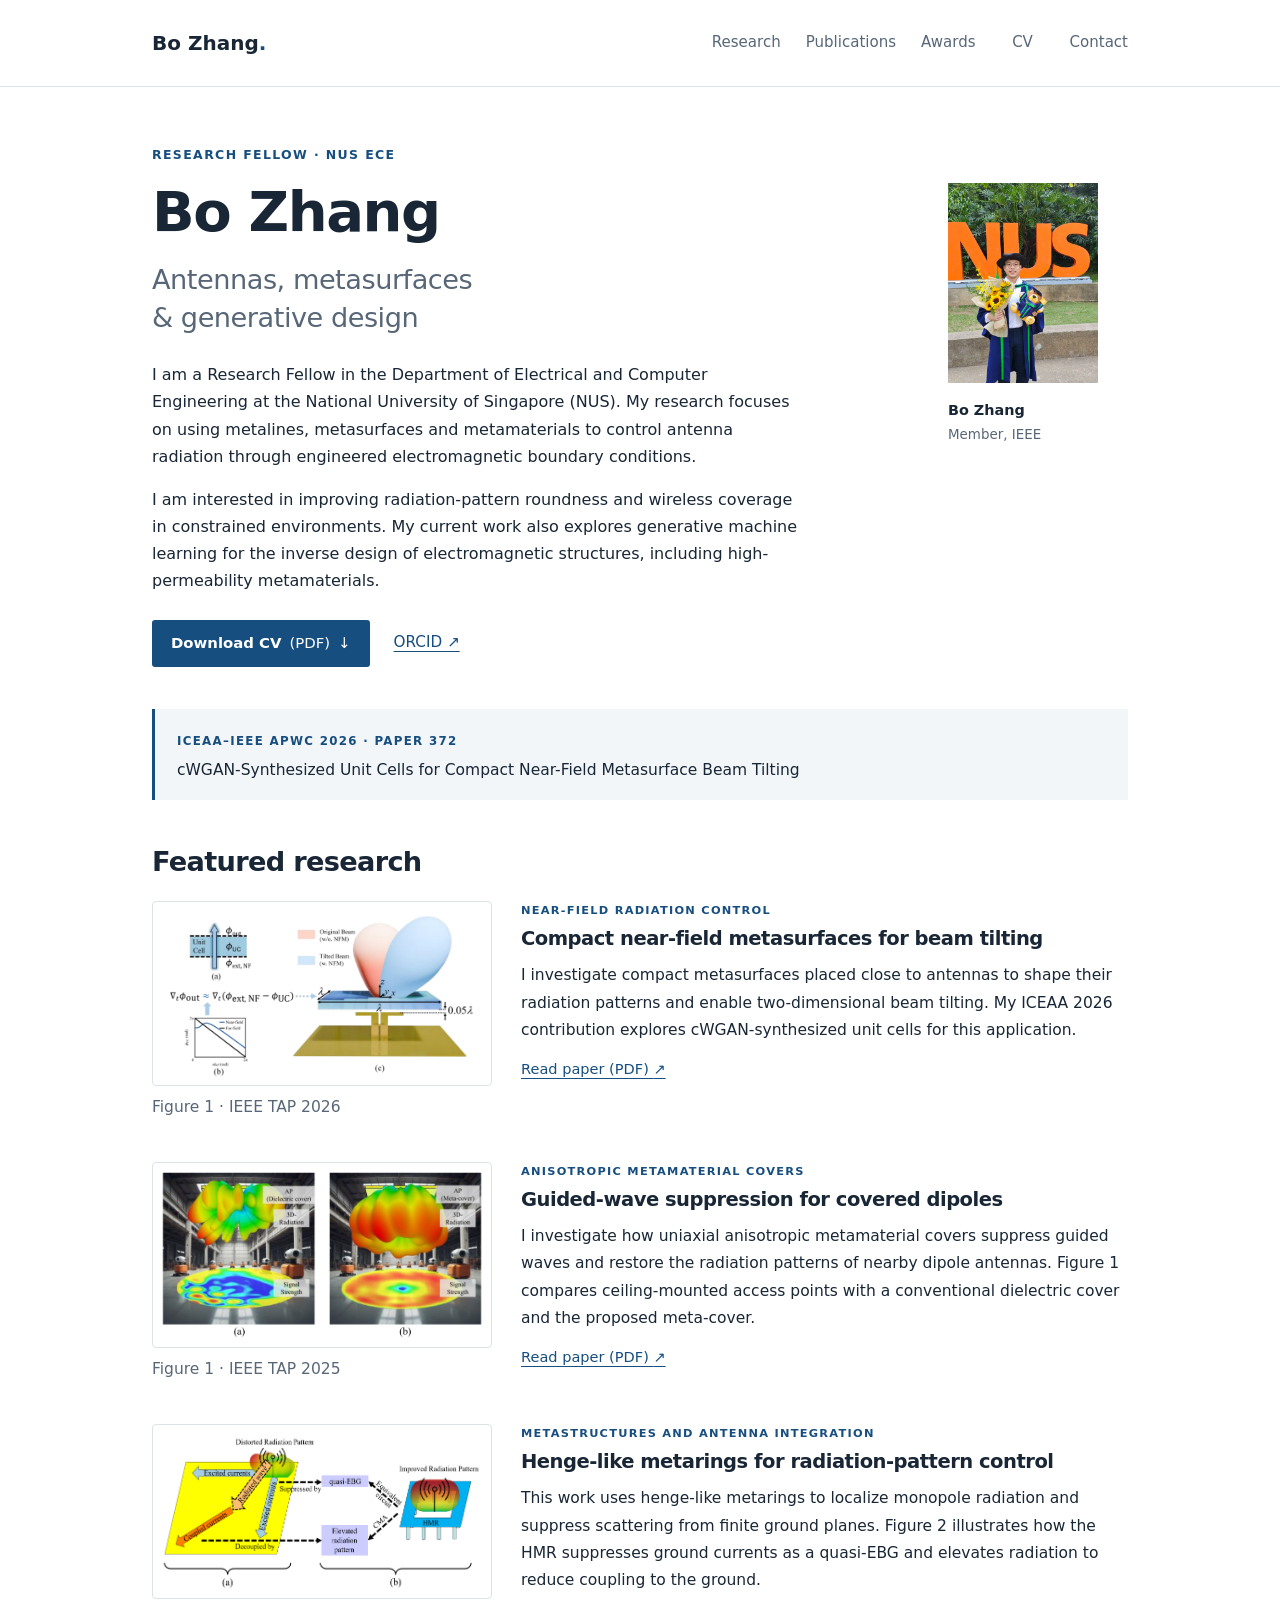
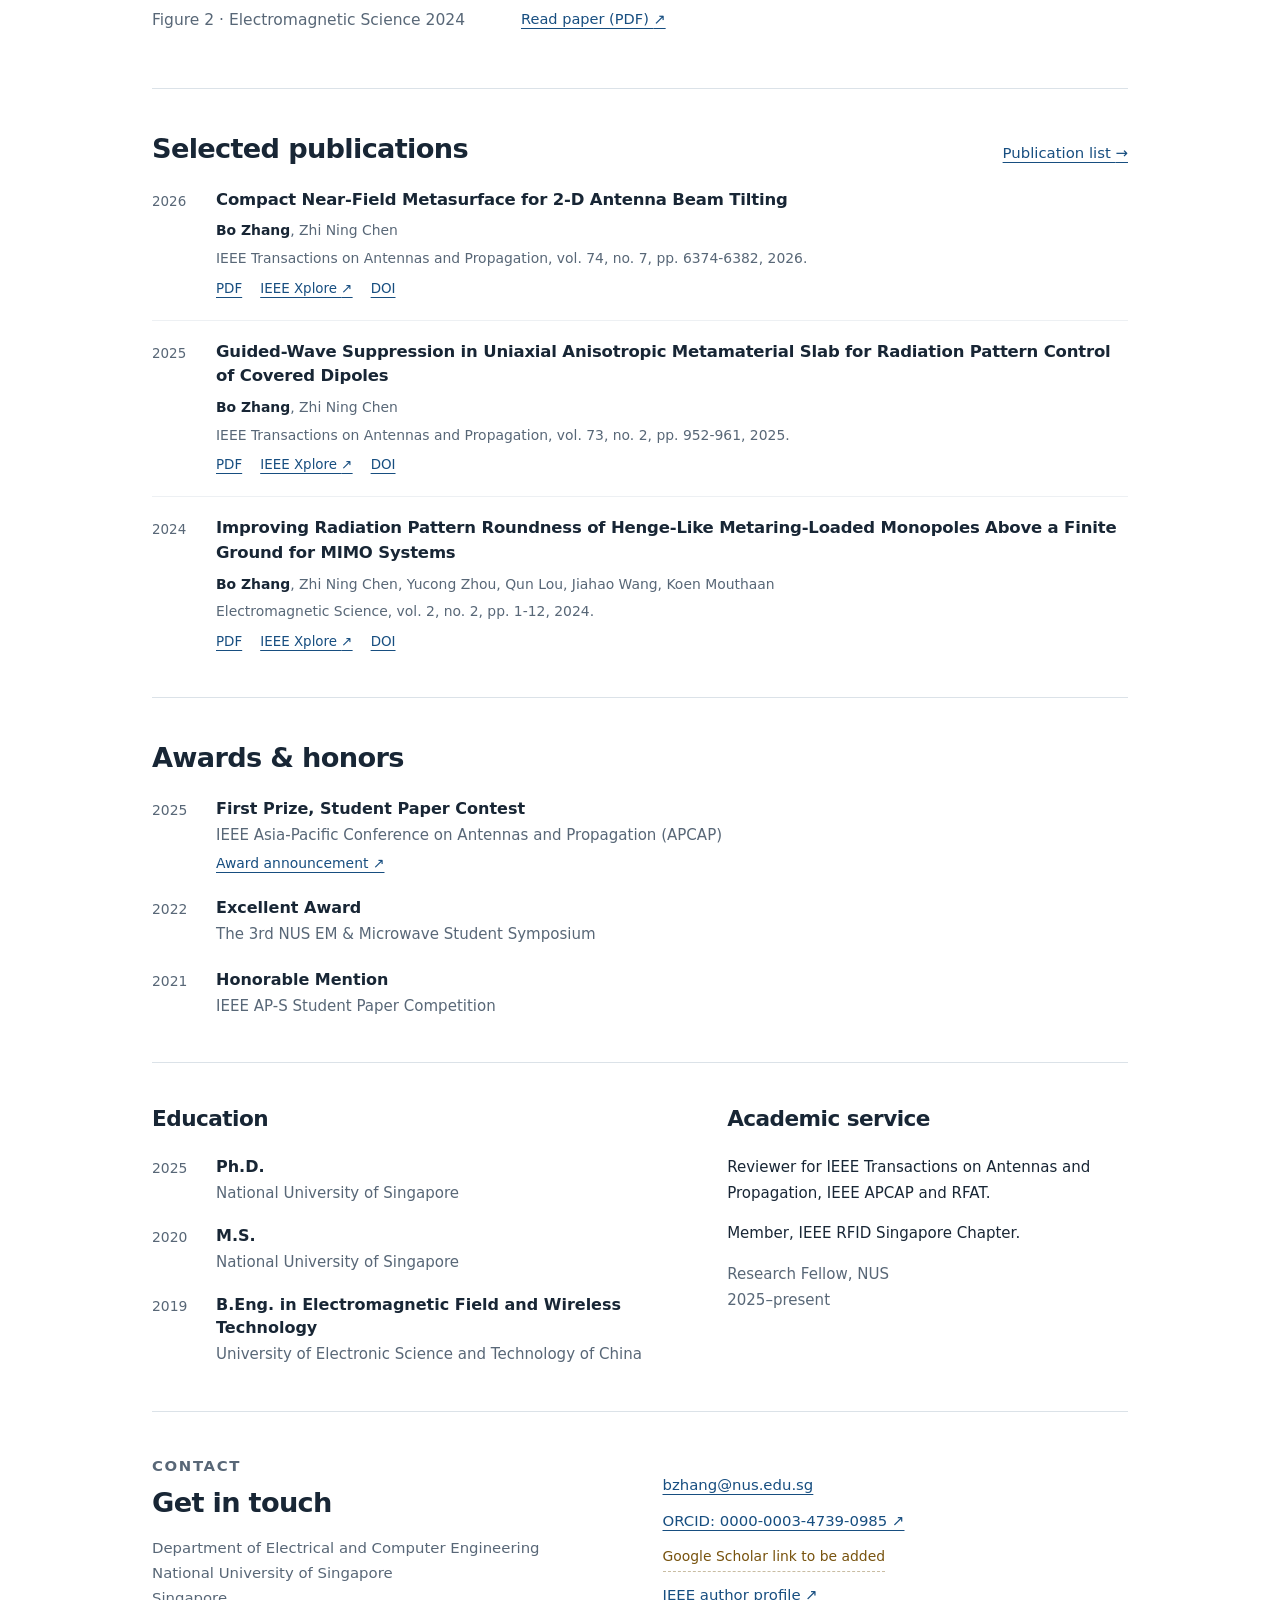
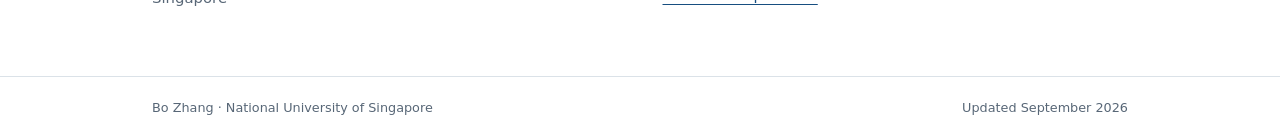
<file: index.html>
<!doctype html>
<html lang="en"><head><meta charset="utf-8"><meta name="viewport" content="width=device-width, initial-scale=1">
<meta name="description" content="Bo Zhang is a Research Fellow at NUS working on antenna radiation control, metasurfaces, metamaterials and generative inverse design."><meta name="color-scheme" content="light">
<title>Bo Zhang | Antennas, Metasurfaces &amp; Generative Design</title><link rel="stylesheet" href="assets/style.css"><link rel="icon" href="assets/favicon.svg" type="image/svg+xml">
</head><body><a class="skip-link" href="#main">Skip to content</a>
<header class="site-header"><div class="header-inner"><a class="wordmark" href="./">Bo Zhang<span class="wordmark-dot" aria-hidden="true">.</span></a>
<nav aria-label="Main navigation"><a href="./#research">Research</a><a href="publications.html">Publications</a><a href="./#awards">Awards</a><a href="assets/Bo_Zhang_CV.pdf">CV</a><a href="./#contact">Contact</a></nav></div></header><main id="main" class="page-shell">
<section class="intro" aria-labelledby="profile-name"><div class="intro-copy"><p class="eyebrow">Research Fellow · NUS ECE</p><h1 id="profile-name">Bo Zhang</h1>
<p class="intro-focus">Antennas, metasurfaces<br class="desktop-break"> &amp; generative design</p>
<p>I am a Research Fellow in the Department of Electrical and Computer Engineering at the National University of Singapore (NUS). My research focuses on using metalines, metasurfaces and metamaterials to control antenna radiation through engineered electromagnetic boundary conditions.</p><p>I am interested in improving radiation-pattern roundness and wireless coverage in constrained environments. My current work also explores generative machine learning for the inverse design of electromagnetic structures, including high-permeability metamaterials.</p><div class="intro-actions"><a class="button" href="assets/Bo_Zhang_CV.pdf" download>Download CV <span>(PDF)</span> <span aria-hidden="true">↓</span></a><a href="https://orcid.org/0000-0003-4739-0985">ORCID ↗</a></div></div>
<figure class="portrait"><img src="assets/bo-zhang-graduation.png" alt="Bo Zhang in graduation attire at NUS" width="150" height="200" style="object-fit:cover;object-position:41% center"><figcaption>Bo Zhang<br><span>Member, IEEE</span></figcaption></figure></section>
<aside class="conference-note" aria-label="ICEAA conference contribution"><span class="eyebrow">ICEAA–IEEE APWC 2026 · Paper 372</span><p>cWGAN-Synthesized Unit Cells for Compact Near-Field Metasurface Beam Tilting</p></aside>
<section id="research" class="content-section"><div class="section-heading"><h2>Featured research</h2></div><div class="projects"><article class="project"><div class="project-visual"><a class="figure-link" href="assets/fig1-nearfield.png" target="_blank" rel="noopener" aria-label="View full-size Figure 1 · IEEE TAP 2026"><img src="assets/fig1-nearfield.png" alt="Figure 1: near-field phase compensation and the compact metasurface configuration for antenna beam tilting." loading="lazy" decoding="async"></a><p class="figure-caption">Figure 1 · IEEE TAP 2026</p></div><div><p class="eyebrow">Near-field radiation control</p><h3>Compact near-field metasurfaces for beam tilting</h3><p>I investigate compact metasurfaces placed close to antennas to shape their radiation patterns and enable two-dimensional beam tilting. My ICEAA 2026 contribution explores cWGAN-synthesized unit cells for this application.</p><a class="text-link" href="assets/paper-nearfield-tap-2026.pdf">Read paper (PDF) <span aria-hidden="true">↗</span></a></div></article><article class="project"><div class="project-visual"><a class="figure-link" href="assets/fig1-guidedwave.png" target="_blank" rel="noopener" aria-label="View full-size Figure 1 · IEEE TAP 2025"><img src="assets/fig1-guidedwave.png" alt="Figure 1: radiation and wireless coverage of ceiling-mounted access points with (a) a dielectric cover and (b) a meta-cover." loading="lazy" decoding="async"></a><p class="figure-caption">Figure 1 · IEEE TAP 2025</p></div><div><p class="eyebrow">Anisotropic metamaterial covers</p><h3>Guided-wave suppression for covered dipoles</h3><p>I investigate how uniaxial anisotropic metamaterial covers suppress guided waves and restore the radiation patterns of nearby dipole antennas. Figure 1 compares ceiling-mounted access points with a conventional dielectric cover and the proposed meta-cover.</p><a class="text-link" href="assets/paper-guidedwave-tap-2025.pdf">Read paper (PDF) <span aria-hidden="true">↗</span></a></div></article><article class="project"><div class="project-visual"><a class="figure-link" href="assets/fig2-metaring.png" target="_blank" rel="noopener" aria-label="View full-size Figure 2 · Electromagnetic Science 2024"><img src="assets/fig2-metaring.png" alt="Figure 2: causes of radiation-pattern distortion of an off-center monopole and the proposed HMR acting as both a quasi-EBG and a radiator." loading="lazy" decoding="async"></a><p class="figure-caption">Figure 2 · Electromagnetic Science 2024</p></div><div><p class="eyebrow">Metastructures and antenna integration</p><h3>Henge-like metarings for radiation-pattern control</h3><p>This work uses henge-like metarings to localize monopole radiation and suppress scattering from finite ground planes. Figure 2 illustrates how the HMR suppresses ground currents as a quasi-EBG and elevates radiation to reduce coupling to the ground.</p><a class="text-link" href="assets/paper-metaring-emscience-2024.pdf">Read paper (PDF) <span aria-hidden="true">↗</span></a></div></article></div></section>
<section id="publications" class="content-section"><div class="section-heading"><h2>Selected publications</h2><a href="publications.html">Publication list <span aria-hidden="true">→</span></a></div><ol class="publications"><li class="publication" id="paper-0"><span class="pub-year">2026</span><div>
    <h3><a href="assets/paper-nearfield-tap-2026.pdf">Compact Near-Field Metasurface for 2-D Antenna Beam Tilting</a></h3><p class="authors"><strong>Bo Zhang</strong>, Zhi Ning Chen</p>
    <p class="pub-meta">IEEE Transactions on Antennas and Propagation, vol. 74, no. 7, pp. 6374-6382, 2026.</p><p class="paper-links"><a href="assets/paper-nearfield-tap-2026.pdf">PDF</a><a href="https://ieeexplore.ieee.org/document/11494986/">IEEE Xplore <span aria-hidden="true">↗</span></a><a href="https://doi.org/10.1109/tap.2026.3685888">DOI</a></p></div></li><li class="publication" id="paper-1"><span class="pub-year">2025</span><div>
    <h3><a href="assets/paper-guidedwave-tap-2025.pdf">Guided-Wave Suppression in Uniaxial Anisotropic Metamaterial Slab for Radiation Pattern Control of Covered Dipoles</a></h3><p class="authors"><strong>Bo Zhang</strong>, Zhi Ning Chen</p>
    <p class="pub-meta">IEEE Transactions on Antennas and Propagation, vol. 73, no. 2, pp. 952-961, 2025.</p><p class="paper-links"><a href="assets/paper-guidedwave-tap-2025.pdf">PDF</a><a href="https://ieeexplore.ieee.org/document/10715531/">IEEE Xplore <span aria-hidden="true">↗</span></a><a href="https://doi.org/10.1109/tap.2024.3474799">DOI</a></p></div></li><li class="publication" id="paper-2"><span class="pub-year">2024</span><div>
    <h3><a href="assets/paper-metaring-emscience-2024.pdf">Improving Radiation Pattern Roundness of Henge-Like Metaring-Loaded Monopoles Above a Finite Ground for MIMO Systems</a></h3><p class="authors"><strong>Bo Zhang</strong>, Zhi Ning Chen, Yucong Zhou, Qun Lou, Jiahao Wang, Koen Mouthaan</p>
    <p class="pub-meta">Electromagnetic Science, vol. 2, no. 2, pp. 1-12, 2024.</p><p class="paper-links"><a href="assets/paper-metaring-emscience-2024.pdf">PDF</a><a href="https://ieeexplore.ieee.org/document/10636178/">IEEE Xplore <span aria-hidden="true">↗</span></a><a href="https://doi.org/10.23919/emsci.2024.0018">DOI</a></p></div></li></ol></section>
<section id="awards" class="content-section"><div class="section-heading"><h2>Awards &amp; honors</h2></div><ul class="timeline"><li><span class="year">2025</span><div><h3>First Prize, Student Paper Contest</h3><p>IEEE Asia-Pacific Conference on Antennas and Propagation (APCAP)</p><a href="https://www.ieee-apcap.org/student-paper-contest.html">Award announcement ↗</a></div></li><li><span class="year">2022</span><div><h3>Excellent Award</h3><p>The 3rd NUS EM &amp; Microwave Student Symposium</p></div></li><li><span class="year">2021</span><div><h3>Honorable Mention</h3><p>IEEE AP-S Student Paper Competition</p></div></li></ul></section>
<section id="background" class="content-section background-grid"><div><h2>Education</h2><ul class="timeline compact"><li><span class="year">2025</span><div><h3>Ph.D.</h3><p>National University of Singapore</p></div></li><li><span class="year">2020</span><div><h3>M.S.</h3><p>National University of Singapore</p></div></li><li><span class="year">2019</span><div><h3>B.Eng. in Electromagnetic Field and Wireless Technology</h3><p>University of Electronic Science and Technology of China</p></div></li></ul></div><div><h2>Academic service</h2><p>Reviewer for IEEE Transactions on Antennas and Propagation, IEEE APCAP and RFAT.</p><p>Member, IEEE RFID Singapore Chapter.</p><p class="muted">Research Fellow, NUS<br>2025–present</p></div></section>
<section id="contact" class="content-section contact-section"><div><p class="eyebrow">Contact</p><h2>Get in touch</h2><p>Department of Electrical and Computer Engineering<br>National University of Singapore<br>Singapore</p></div><div class="contact-links"><a href="mailto:bzhang@nus.edu.sg">bzhang@nus.edu.sg</a><a href="https://orcid.org/0000-0003-4739-0985">ORCID: 0000-0003-4739-0985 ↗</a><span class="pending">Google Scholar link to be added</span><a href="https://ieeexplore.ieee.org/author/37089301621">IEEE author profile ↗</a></div></section>
</main><footer class="site-footer"><span>Bo Zhang · National University of Singapore</span><span>Updated September 2026</span></footer></body></html>
</file>
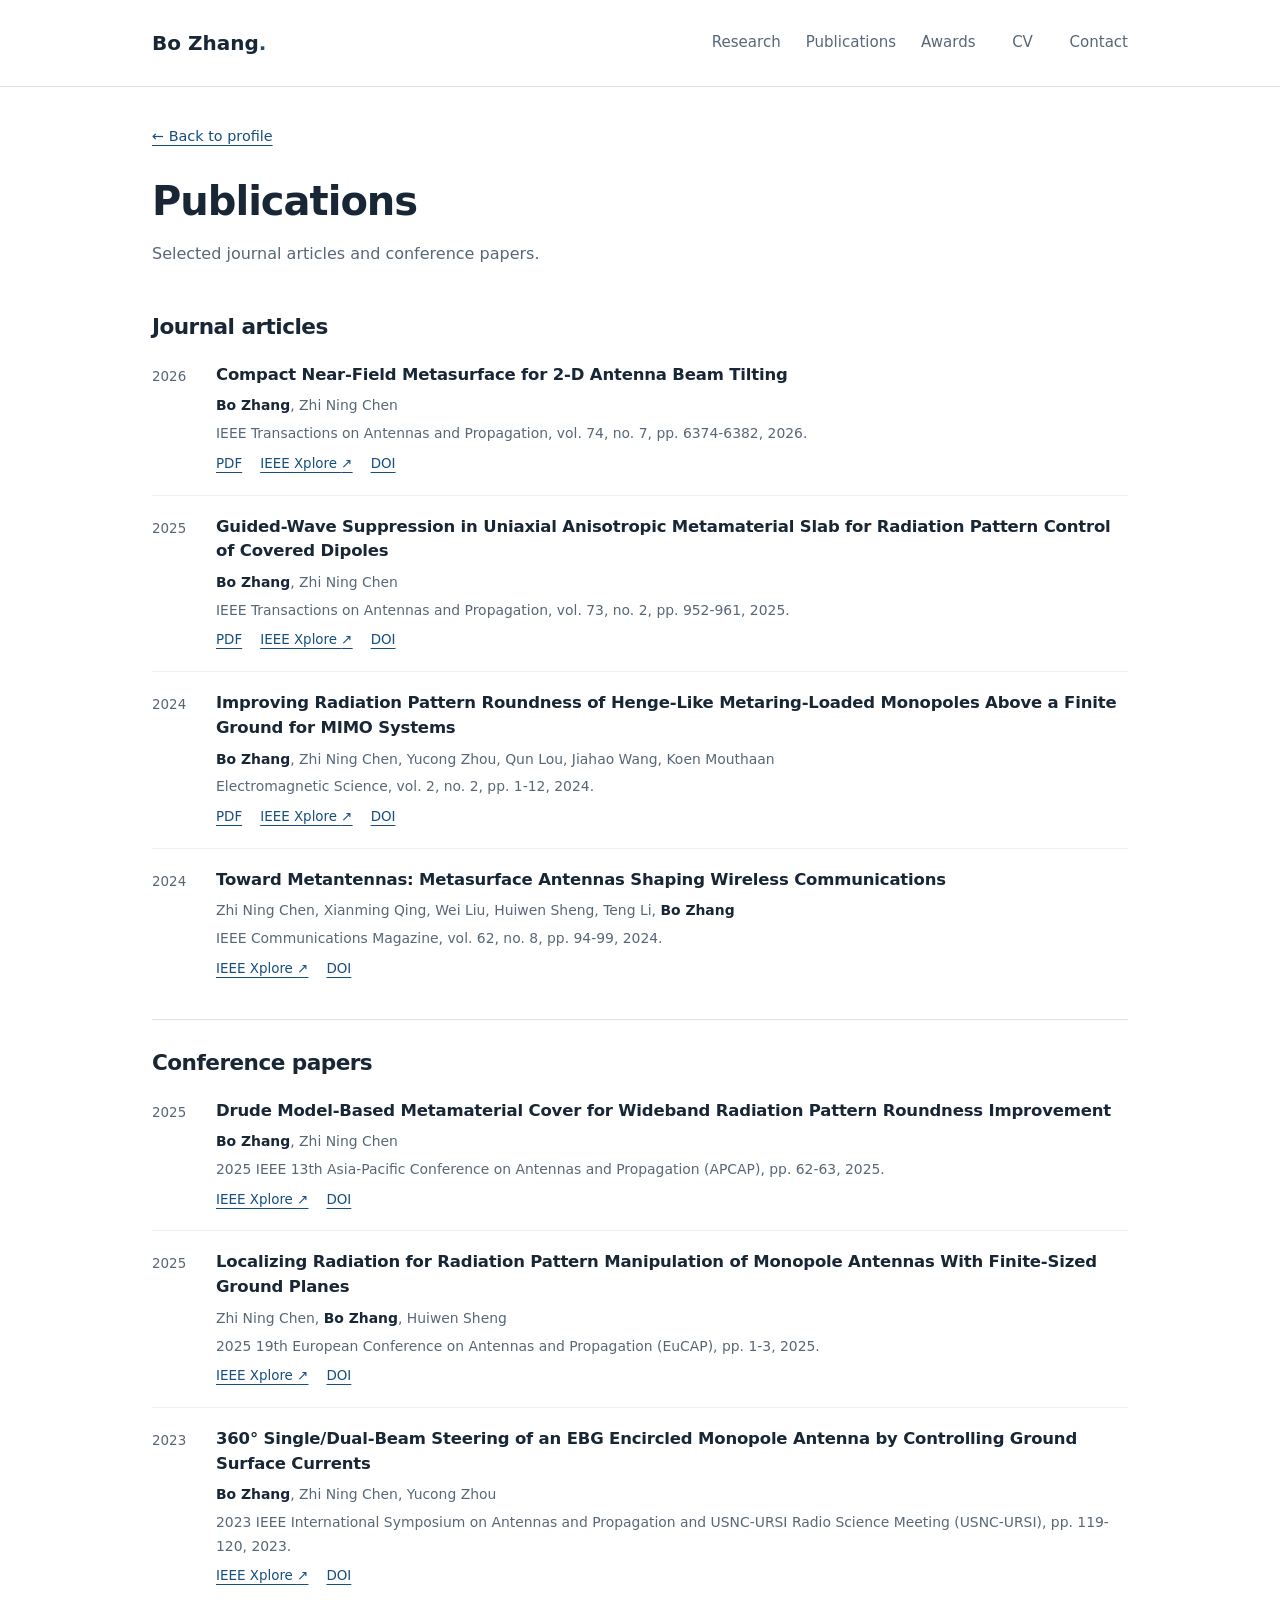
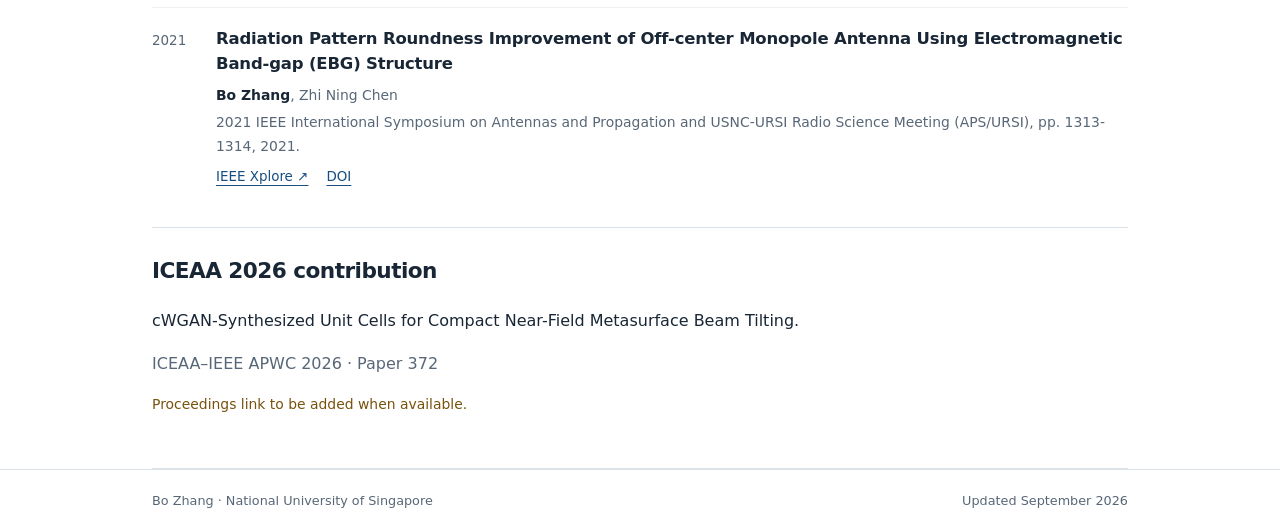
<file: publications.html>
<!doctype html>
<html lang="en"><head><meta charset="utf-8"><meta name="viewport" content="width=device-width, initial-scale=1">
<meta name="description" content="Journal and conference publications by Bo Zhang on antenna radiation control, metasurfaces and metamaterials."><meta name="color-scheme" content="light">
<title>Publications | Bo Zhang</title><link rel="stylesheet" href="assets/style.css"><link rel="icon" href="assets/favicon.svg" type="image/svg+xml">
</head><body><a class="skip-link" href="#main">Skip to content</a>
<header class="site-header"><div class="header-inner"><a class="wordmark" href="./">Bo Zhang<span class="wordmark-dot" aria-hidden="true">.</span></a>
<nav aria-label="Main navigation"><a href="./#research">Research</a><a href="publications.html">Publications</a><a href="./#awards">Awards</a><a href="assets/Bo_Zhang_CV.pdf">CV</a><a href="./#contact">Contact</a></nav></div></header><main id="main" class="page-shell publications-page"><a class="back-link" href="./">← Back to profile</a><h1>Publications</h1><p class="page-lead">Selected journal articles and conference papers.</p>
<section class="content-section"><h2>Journal articles</h2><ol class="publications"><li class="publication" id="paper-0"><span class="pub-year">2026</span><div>
    <h3><a href="assets/paper-nearfield-tap-2026.pdf">Compact Near-Field Metasurface for 2-D Antenna Beam Tilting</a></h3><p class="authors"><strong>Bo Zhang</strong>, Zhi Ning Chen</p>
    <p class="pub-meta">IEEE Transactions on Antennas and Propagation, vol. 74, no. 7, pp. 6374-6382, 2026.</p><p class="paper-links"><a href="assets/paper-nearfield-tap-2026.pdf">PDF</a><a href="https://ieeexplore.ieee.org/document/11494986/">IEEE Xplore <span aria-hidden="true">↗</span></a><a href="https://doi.org/10.1109/tap.2026.3685888">DOI</a></p></div></li><li class="publication" id="paper-1"><span class="pub-year">2025</span><div>
    <h3><a href="assets/paper-guidedwave-tap-2025.pdf">Guided-Wave Suppression in Uniaxial Anisotropic Metamaterial Slab for Radiation Pattern Control of Covered Dipoles</a></h3><p class="authors"><strong>Bo Zhang</strong>, Zhi Ning Chen</p>
    <p class="pub-meta">IEEE Transactions on Antennas and Propagation, vol. 73, no. 2, pp. 952-961, 2025.</p><p class="paper-links"><a href="assets/paper-guidedwave-tap-2025.pdf">PDF</a><a href="https://ieeexplore.ieee.org/document/10715531/">IEEE Xplore <span aria-hidden="true">↗</span></a><a href="https://doi.org/10.1109/tap.2024.3474799">DOI</a></p></div></li><li class="publication" id="paper-2"><span class="pub-year">2024</span><div>
    <h3><a href="assets/paper-metaring-emscience-2024.pdf">Improving Radiation Pattern Roundness of Henge-Like Metaring-Loaded Monopoles Above a Finite Ground for MIMO Systems</a></h3><p class="authors"><strong>Bo Zhang</strong>, Zhi Ning Chen, Yucong Zhou, Qun Lou, Jiahao Wang, Koen Mouthaan</p>
    <p class="pub-meta">Electromagnetic Science, vol. 2, no. 2, pp. 1-12, 2024.</p><p class="paper-links"><a href="assets/paper-metaring-emscience-2024.pdf">PDF</a><a href="https://ieeexplore.ieee.org/document/10636178/">IEEE Xplore <span aria-hidden="true">↗</span></a><a href="https://doi.org/10.23919/emsci.2024.0018">DOI</a></p></div></li><li class="publication" id="paper-3"><span class="pub-year">2024</span><div>
    <h3><a href="https://ieeexplore.ieee.org/document/10634056/">Toward Metantennas: Metasurface Antennas Shaping Wireless Communications</a></h3><p class="authors">Zhi Ning Chen, Xianming Qing, Wei Liu, Huiwen Sheng, Teng Li, <strong>Bo Zhang</strong></p>
    <p class="pub-meta">IEEE Communications Magazine, vol. 62, no. 8, pp. 94-99, 2024.</p><p class="paper-links"><a href="https://ieeexplore.ieee.org/document/10634056/">IEEE Xplore <span aria-hidden="true">↗</span></a><a href="https://doi.org/10.1109/mcom.001.2400047">DOI</a></p></div></li></ol></section>
<section class="content-section"><h2>Conference papers</h2><ol class="publications"><li class="publication" id="paper-4"><span class="pub-year">2025</span><div>
    <h3><a href="https://ieeexplore.ieee.org/document/11210791/">Drude Model-Based Metamaterial Cover for Wideband Radiation Pattern Roundness Improvement</a></h3><p class="authors"><strong>Bo Zhang</strong>, Zhi Ning Chen</p>
    <p class="pub-meta">2025 IEEE 13th Asia-Pacific Conference on Antennas and Propagation (APCAP), pp. 62-63, 2025.</p><p class="paper-links"><a href="https://ieeexplore.ieee.org/document/11210791/">IEEE Xplore <span aria-hidden="true">↗</span></a><a href="https://doi.org/10.1109/apcap65837.2025.11210791">DOI</a></p></div></li><li class="publication" id="paper-5"><span class="pub-year">2025</span><div>
    <h3><a href="https://ieeexplore.ieee.org/document/10999378/">Localizing Radiation for Radiation Pattern Manipulation of Monopole Antennas With Finite-Sized Ground Planes</a></h3><p class="authors">Zhi Ning Chen, <strong>Bo Zhang</strong>, Huiwen Sheng</p>
    <p class="pub-meta">2025 19th European Conference on Antennas and Propagation (EuCAP), pp. 1-3, 2025.</p><p class="paper-links"><a href="https://ieeexplore.ieee.org/document/10999378/">IEEE Xplore <span aria-hidden="true">↗</span></a><a href="https://doi.org/10.23919/eucap63536.2025.10999378">DOI</a></p></div></li><li class="publication" id="paper-6"><span class="pub-year">2023</span><div>
    <h3><a href="https://ieeexplore.ieee.org/document/10238095/">360° Single/Dual-Beam Steering of an EBG Encircled Monopole Antenna by Controlling Ground Surface Currents</a></h3><p class="authors"><strong>Bo Zhang</strong>, Zhi Ning Chen, Yucong Zhou</p>
    <p class="pub-meta">2023 IEEE International Symposium on Antennas and Propagation and USNC-URSI Radio Science Meeting (USNC-URSI), pp. 119-120, 2023.</p><p class="paper-links"><a href="https://ieeexplore.ieee.org/document/10238095/">IEEE Xplore <span aria-hidden="true">↗</span></a><a href="https://doi.org/10.1109/usnc-ursi52151.2023.10238095">DOI</a></p></div></li><li class="publication" id="paper-7"><span class="pub-year">2021</span><div>
    <h3><a href="https://ieeexplore.ieee.org/document/9704411/">Radiation Pattern Roundness Improvement of Off-center Monopole Antenna Using Electromagnetic Band-gap (EBG) Structure</a></h3><p class="authors"><strong>Bo Zhang</strong>, Zhi Ning Chen</p>
    <p class="pub-meta">2021 IEEE International Symposium on Antennas and Propagation and USNC-URSI Radio Science Meeting (APS/URSI), pp. 1313-1314, 2021.</p><p class="paper-links"><a href="https://ieeexplore.ieee.org/document/9704411/">IEEE Xplore <span aria-hidden="true">↗</span></a><a href="https://doi.org/10.1109/aps/ursi47566.2021.9704411">DOI</a></p></div></li></ol></section>
<section class="content-section"><h2>ICEAA 2026 contribution</h2><p>cWGAN-Synthesized Unit Cells for Compact Near-Field Metasurface Beam Tilting.</p><p class="muted">ICEAA–IEEE APWC 2026 · Paper 372</p><p class="pending">Proceedings link to be added when available.</p></section></main><footer class="site-footer"><span>Bo Zhang · National University of Singapore</span><span>Updated September 2026</span></footer></body></html>
</file>
<file: assets/style.css>
:root{--ink:#182635;--muted:#586777;--blue:#174e80;--line:#dbe2e8;--pale:#f3f6f9;--amber:#77520d;--width:1040px;--body:system-ui,-apple-system,BlinkMacSystemFont,"Segoe UI",Arial,sans-serif}
*{box-sizing:border-box}html{scroll-behavior:smooth;scroll-padding-top:24px}body{margin:0;background:#fff;color:var(--ink);font-family:var(--body);font-size:16px;line-height:1.7}a{color:var(--blue);text-decoration-thickness:1px;text-underline-offset:4px}a:hover{text-decoration:underline;color:#0b365c}a:focus-visible{outline:3px solid #bb8718;outline-offset:5px}h1,h2,h3,p,figure{margin-top:0}p{margin-bottom:1em}h1,h2,h3{line-height:1.25;letter-spacing:-.025em}h1{font-size:clamp(2.5rem,5vw,3.5rem);margin-bottom:14px;font-weight:700}h2{font-size:1.7rem;font-weight:650;margin-bottom:22px}h3{font-size:1.13rem;font-weight:650;margin-bottom:9px}img{max-width:100%;height:auto}.site-header{border-bottom:1px solid var(--line)}.header-inner{max-width:var(--width);margin:0 auto;padding:21px 32px;display:flex;justify-content:space-between;align-items:center;gap:24px}.wordmark{font-size:1.25rem;font-weight:750;color:var(--ink);text-decoration:none;white-space:nowrap}.wordmark-dot{color:var(--blue)}nav{display:flex;flex-wrap:wrap;gap:12px 25px}nav a{font-size:.94rem;color:var(--muted);text-decoration:none}.page-shell{max-width:var(--width);margin:0 auto;padding:0 32px}.intro{display:grid;grid-template-columns:minmax(0,1fr) 180px;gap:64px;padding:58px 0 34px}.intro-copy{max-width:685px}.eyebrow{font-size:.78rem;line-height:1.6;letter-spacing:.11em;text-transform:uppercase;font-weight:650;color:var(--blue);margin-bottom:12px}.intro-focus{font-size:clamp(1.35rem,2.4vw,1.7rem);line-height:1.4;letter-spacing:-.018em;color:var(--muted);margin-bottom:24px}.intro-copy>p:not(.eyebrow):not(.intro-focus){max-width:64ch}.intro-actions{display:flex;flex-wrap:wrap;gap:24px;align-items:center;margin-top:25px}.intro-actions>a:not(.button){font-size:.95rem}.button{display:inline-flex;align-items:center;gap:8px;background:var(--blue);color:#fff;text-decoration:none;padding:11px 19px;border-radius:3px;min-height:46px;font-size:.93rem;font-weight:600}.button span{font-weight:400}.button:hover{background:#123f69;color:#fff;text-decoration:none}.portrait{margin:38px 0 0;text-align:left}.portrait img{display:block;width:150px;height:200px;object-fit:contain;background:#fff}.portrait figcaption{font-size:.9rem;font-weight:600;margin-top:16px;line-height:1.65}.portrait figcaption span{font-size:.84rem;font-weight:400;color:var(--muted)}.conference-note{background:var(--pale);border-left:3px solid var(--blue);padding:17px 22px;margin:8px 0 2px}.conference-note .eyebrow{font-size:.74rem}.conference-note p{margin:5px 0 0;font-size:.97rem;line-height:1.6}.content-section{padding:43px 0;border-bottom:1px solid var(--line)}.section-heading{display:flex;align-items:baseline;justify-content:space-between;gap:15px}.section-heading>a{font-size:.93rem;white-space:nowrap}.projects{display:grid;gap:30px}.project{display:grid;grid-template-columns:210px minmax(0,1fr);gap:29px;align-items:start}.project p:not(.eyebrow){font-size:.97rem;line-height:1.75;margin-bottom:11px}.project .eyebrow{font-size:.71rem;margin-bottom:8px}.project h3{font-size:1.22rem;margin-bottom:11px}.project-visual{width:100%;aspect-ratio:4/3}.project-visual img{width:100%;height:100%;object-fit:contain}.figure-placeholder{height:100%;background:var(--pale);border:1px dashed #c8d2dd;display:flex;flex-direction:column;align-items:center;justify-content:center;gap:8px;color:#64758a;padding:15px;text-align:center;font-size:.78rem}.figure-number{font-size:1.75rem;color:#8395a8;font-weight:350}.text-link,.research-status{font-size:.91rem}.research-status{color:var(--muted);font-style:italic}.publications{list-style:none;padding:0;margin:0}.publication{display:grid;grid-template-columns:47px minmax(0,1fr);gap:17px;padding:19px 0;border-bottom:1px solid #edf0f3}.publication:first-child{padding-top:0}.publication:last-child{border-bottom:0;padding-bottom:0}.pub-year{font-size:.84rem;color:var(--muted);padding-top:3px}.publication h3{font-size:1.03rem;line-height:1.5;letter-spacing:-.01em;margin:0 0 7px}.publication h3 a{text-decoration:none;color:var(--ink)}.publication h3 a:hover{text-decoration:underline;color:var(--blue)}.authors,.pub-meta{font-size:.87rem;line-height:1.7;margin:0 0 4px;color:var(--muted)}.authors strong{font-weight:650;color:var(--ink)}.paper-links{display:flex;gap:18px;font-size:.84rem;margin:7px 0 0}.timeline{list-style:none;margin:0;padding:0;display:grid;gap:20px}.timeline li{display:grid;grid-template-columns:47px minmax(0,1fr);gap:17px}.timeline h3{font-size:1rem;letter-spacing:0;line-height:1.45;margin-bottom:3px}.timeline p{color:var(--muted);font-size:.94rem;margin:0}.timeline a{font-size:.87rem}.year{font-size:.87rem;color:var(--muted);padding-top:2px}.background-grid{display:grid;grid-template-columns:1.3fr 1fr;gap:54px}.background-grid h2{font-size:1.35rem}.background-grid p{font-size:.94rem}.compact{gap:17px}.muted{color:var(--muted)}.contact-section{display:grid;grid-template-columns:1fr 1fr;gap:45px;border-bottom:0;padding-bottom:50px}.contact-section h2{margin-bottom:16px}.contact-section .eyebrow{margin-bottom:7px}.contact-section p{font-size:.93rem;color:var(--muted)}.contact-links{display:flex;flex-direction:column;justify-content:center;align-items:flex-start;gap:11px;font-size:.93rem;overflow-wrap:anywhere}.pending{font-size:.87rem;color:var(--amber)}.contact-links .pending{border-bottom:1px dashed #c9bda3;padding-bottom:2px}.site-footer{border-top:1px solid var(--line);padding:20px max(32px,calc((100vw - 976px)/2));font-size:.8rem;color:var(--muted);display:flex;justify-content:space-between;gap:20px}.publications-page{padding-top:35px}.back-link{display:inline-block;font-size:.9rem;margin-bottom:28px}.publications-page>h1{font-size:2.5rem}.page-lead{color:var(--muted)}.publications-page .content-section{padding:30px 0 38px}.publications-page h2{font-size:1.35rem}.skip-link{position:absolute;left:16px;top:-100px;padding:8px 16px;background:#fff;z-index:10}.skip-link:focus{top:10px}
@media(max-width:760px){.header-inner{padding:18px 22px;align-items:flex-start;gap:14px;flex-direction:column}nav{gap:9px 20px}nav a{font-size:.89rem;padding:3px 0;display:inline-block}.page-shell{padding:0 22px}.intro{grid-template-columns:minmax(0,1fr) 108px;gap:23px;padding-top:36px}.portrait{margin-top:40px}.portrait img{width:108px;height:144px}.portrait figcaption{font-size:.82rem}.portrait figcaption span{font-size:.78rem}.intro-copy>p:not(.eyebrow):not(.intro-focus),.intro-actions{grid-column:1/-1}.intro{display:grid}.intro-copy{display:contents}.intro-copy .eyebrow,.intro-copy h1,.intro-copy .intro-focus{grid-column:1;max-width:100%}.intro-copy .eyebrow{grid-row:1;margin-bottom:-17px;align-self:end}.intro-copy h1{grid-row:2;margin:0}.intro-copy .intro-focus{grid-row:3;margin:0;font-size:1.22rem}.portrait{grid-column:2;grid-row:1/4;margin:0;align-self:center}.portrait figcaption{display:none}.intro-copy>p:not(.eyebrow):not(.intro-focus){margin:0}.intro-actions{margin-top:0;gap:20px}.desktop-break{display:none}.project{grid-template-columns:150px minmax(0,1fr);gap:20px}.project h3{font-size:1.1rem}.background-grid{gap:30px}.site-footer{padding:20px 22px;flex-wrap:wrap}.content-section{padding:34px 0}.section-heading{align-items:flex-start}.section-heading h2{font-size:1.45rem}.section-heading>a{white-space:normal;max-width:130px;text-align:right;font-size:.87rem}.contact-section{gap:24px}.publications-page{padding-top:28px}}
@media(max-width:520px){.project{grid-template-columns:1fr;gap:16px}.project-visual{aspect-ratio:auto;height:130px}.figure-placeholder{flex-direction:row;gap:15px}.figure-number{font-size:1.35rem}.projects{gap:30px}.background-grid,.contact-section{grid-template-columns:1fr;gap:32px}.publication{grid-template-columns:1fr;gap:5px}.pub-year{padding:0;font-size:.8rem}.timeline li{grid-template-columns:43px minmax(0,1fr);gap:10px}.intro{gap:19px}.intro-copy .eyebrow{font-size:.65rem}.intro-copy h1{font-size:2.35rem}.intro-copy .intro-focus{font-size:1.08rem}.conference-note{padding:15px 17px}.button{padding:11px 16px}.contact-section{padding-bottom:35px}.site-footer{gap:5px}.site-footer span{width:100%}.eyebrow{overflow-wrap:anywhere}}
/* Keep text reflow and touch targets usable on narrow screens. */
.intro-copy,.project>div,.publication>div,.background-grid>div,.contact-section>div{min-width:0}
.publication h3,.project h3,.intro-copy p,.contact-links a{overflow-wrap:anywhere}
nav a{display:inline-flex;align-items:center;justify-content:center;min-width:44px;min-height:44px}
@media(max-width:760px){
  .header-inner nav{width:100%;justify-content:space-between;gap:4px 8px}
  nav a{display:inline-flex;align-items:center;justify-content:center;min-width:44px;min-height:44px;padding:8px 0}
  .intro-copy .eyebrow{margin-bottom:0;font-size:.75rem}
  .project .eyebrow,.conference-note .eyebrow{font-size:.75rem}
  .paper-links{gap:14px;margin-top:2px}
  .paper-links a,.text-link,.timeline a,.contact-links a,.intro-actions>a:not(.button),.section-heading>a,.back-link{display:inline-flex;align-items:center;min-height:44px;min-width:44px}
  .section-heading>a{justify-content:flex-end}
  .authors,.pub-meta,.paper-links,.pub-year,.year{font-size:.875rem}
  .contact-links{gap:6px}
  .intro-actions{grid-row:4}
}
@media(max-width:380px){
  .header-inner nav{display:grid;grid-template-columns:repeat(3,minmax(0,1fr));gap:0 8px}
  .intro{grid-template-columns:minmax(0,1fr) 84px;gap:16px}
  .portrait img{width:84px;height:112px}
  .intro-copy h1{font-size:2.2rem}
  .intro-actions{gap:12px}
}
@media(prefers-reduced-motion:reduce){html{scroll-behavior:auto}}
@media print{.site-header,.intro-actions,.paper-links,.back-link,.site-footer,.figure-placeholder,.skip-link{display:none}.page-shell{max-width:none;padding:0}.intro{padding:0}.content-section{padding:18px 0}body{font-size:11pt}h1{font-size:25pt}a{color:#000}.project{grid-template-columns:1fr}.project-visual{display:none}.project,.publication,.timeline li{break-inside:avoid}.contact-links{font-size:10pt}}
/* Representative paper figures: preserve all panels and their original aspect ratios. */
.project{grid-template-columns:minmax(260px,340px) minmax(0,1fr);align-items:start}
.project-visual{height:auto;aspect-ratio:auto;background:#fff;overflow:visible;border:0}
.project-visual .figure-link{display:block;background:#fff;border:1px solid var(--line);padding:8px;border-radius:4px}
.project-visual img{display:block;width:100%;height:auto;max-height:none;object-fit:contain}
.project-visual .figure-caption{margin:8px 0 0;font-size:.8rem;color:var(--muted);line-height:1.45}
.figure-link:focus-visible{outline:3px solid var(--accent);outline-offset:4px}
@media(max-width:760px){.project{grid-template-columns:1fr;gap:18px}.project-visual{height:auto;max-width:100%}.projects{gap:36px}}
</file>
